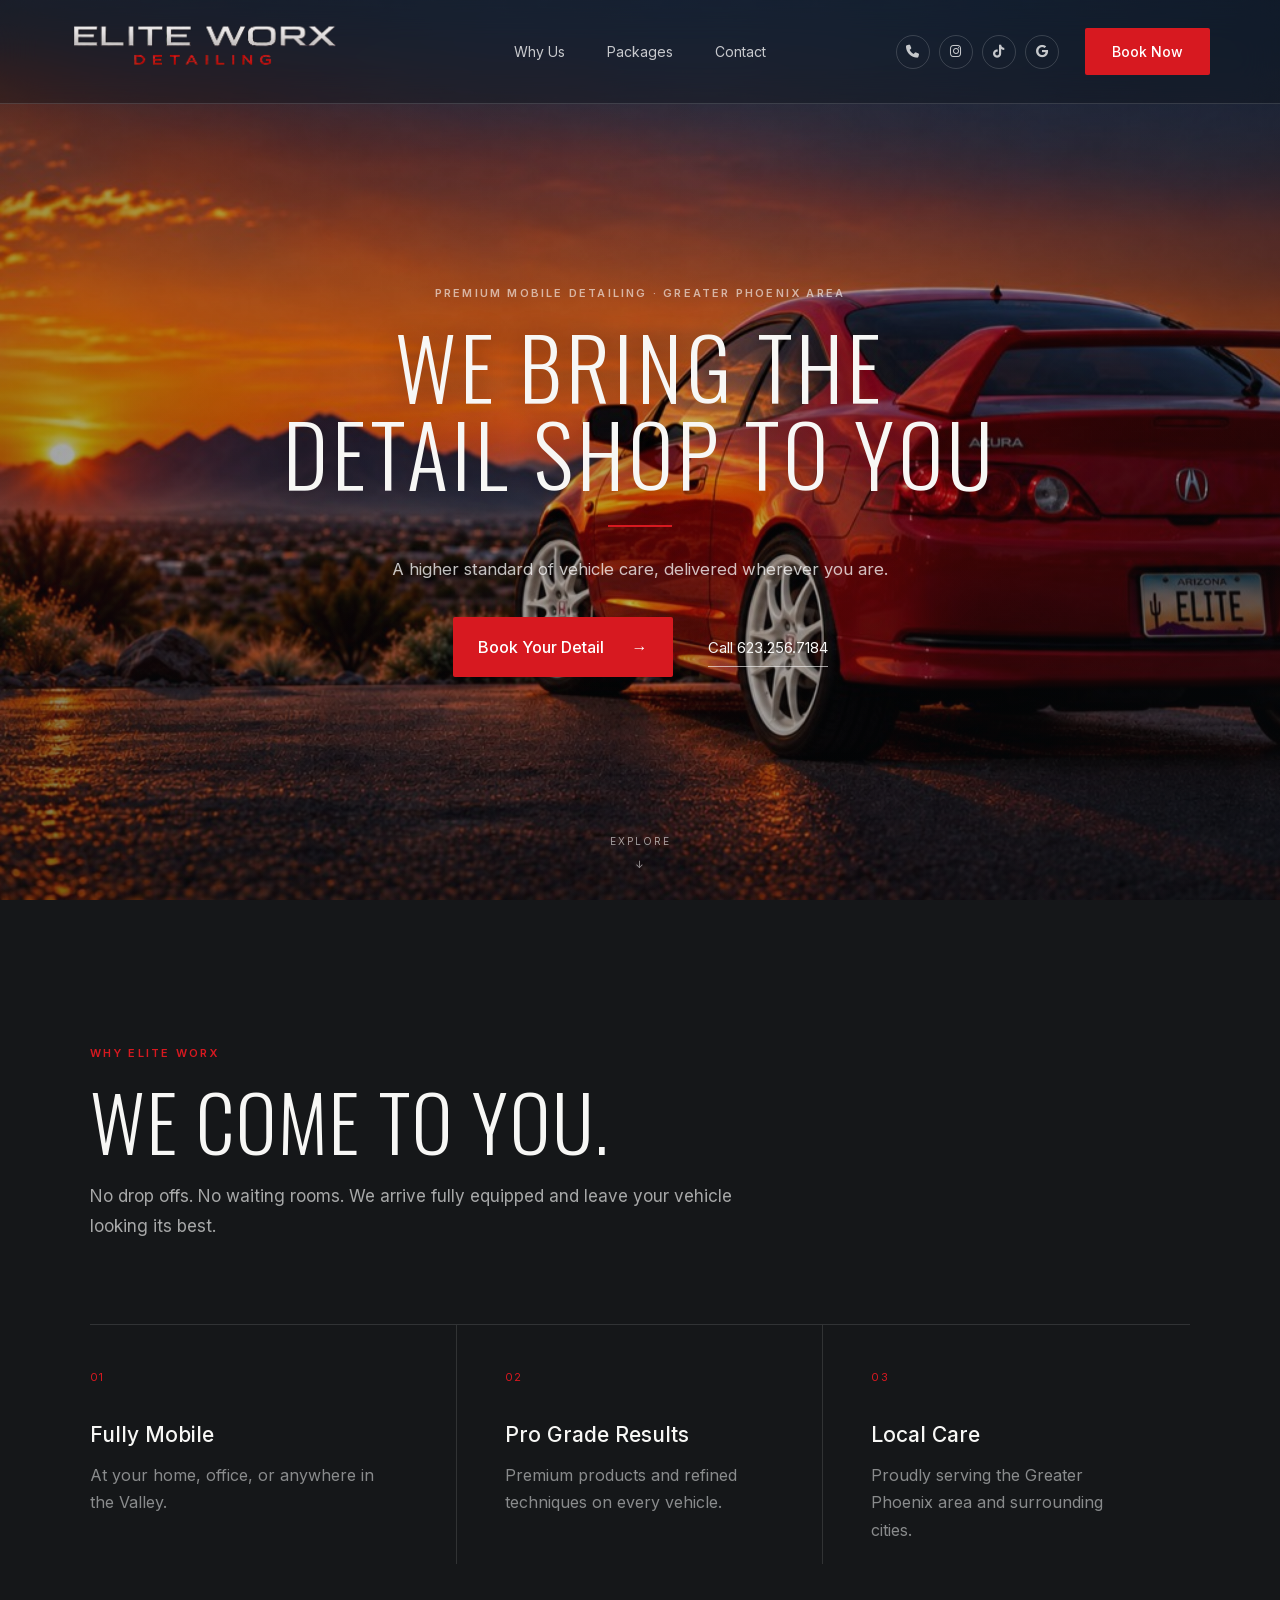
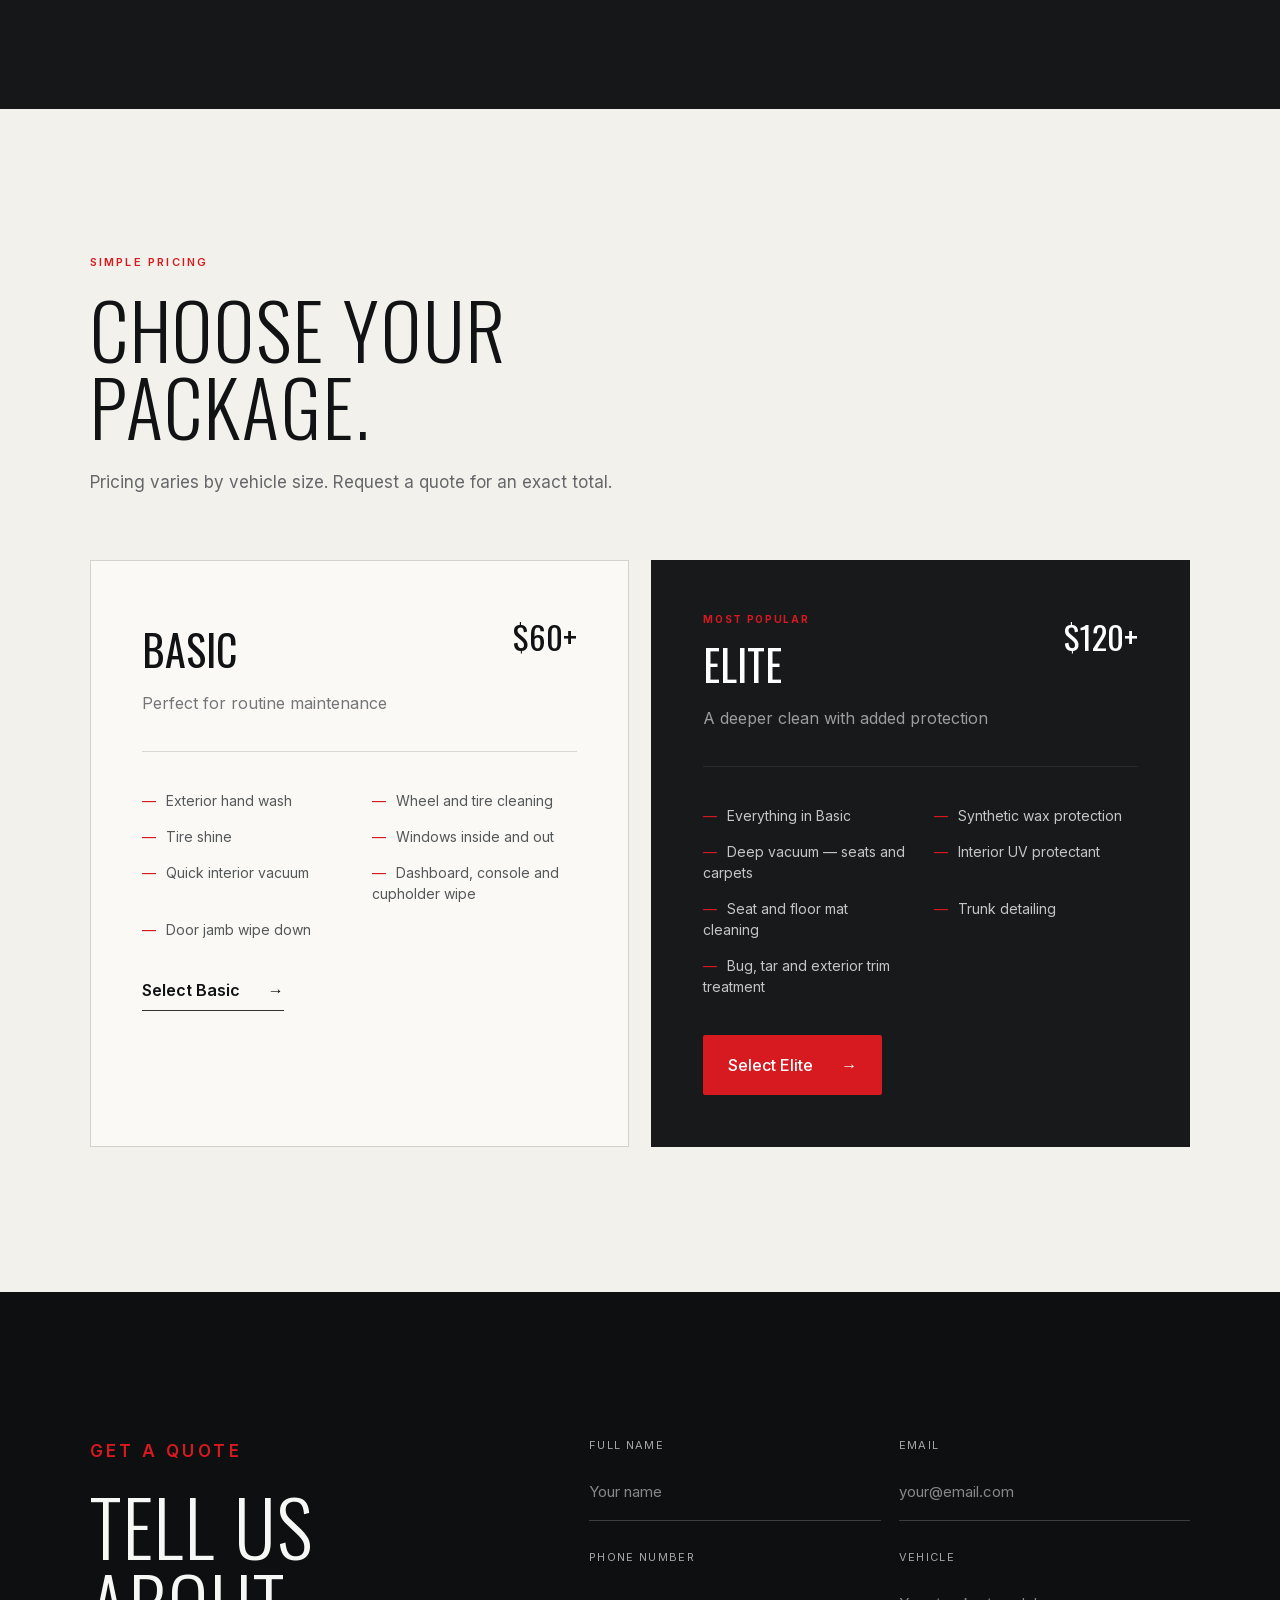
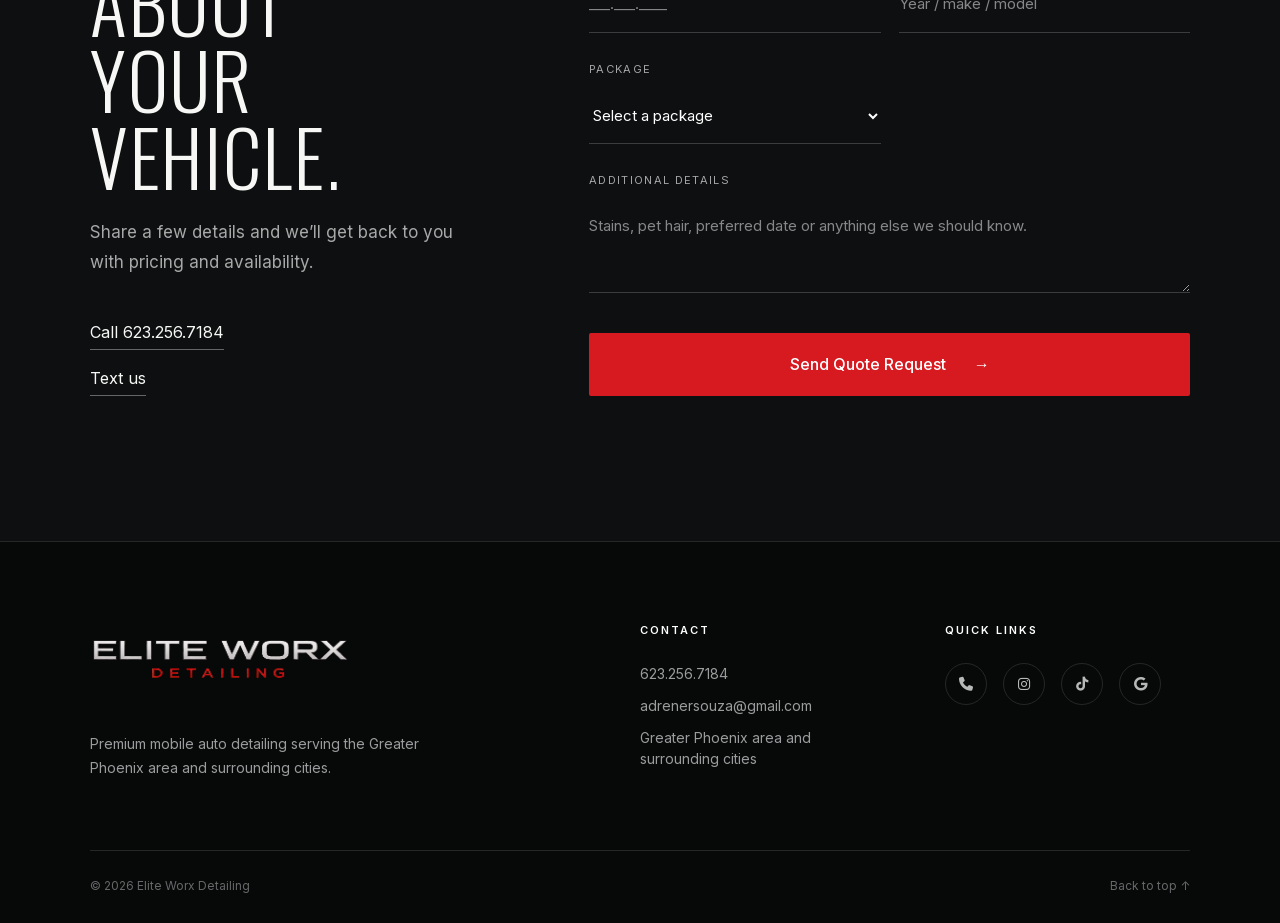
<file: index.html>
<!DOCTYPE html><html lang="en"><head><meta charSet="utf-8"/><meta name="viewport" content="width=device-width, initial-scale=1"/><link rel="preload" href="/_next/static/media/83afe278b6a6bb3c-s.p.0q-301v4kxxnr.woff2" as="font" crossorigin="" type="font/woff2"/><link rel="preload" href="/_next/static/media/9a800f173b8d9e8f-s.p.129r4siq6of2c.woff2" as="font" crossorigin="" type="font/woff2"/><link rel="preload" as="image" href="/logo-no-lines.png"/><link rel="stylesheet" href="/_next/static/chunks/0_bq4b_fijszd.css" data-precedence="next"/><link rel="preload" as="script" fetchPriority="low" href="/_next/static/chunks/0ht900cau6_ur.js"/><script src="/_next/static/chunks/0r8nt2o8muejo.js" async=""></script><script src="/_next/static/chunks/07lhk_q6pmm3r.js" async=""></script><script src="/_next/static/chunks/turbopack-05c8c~j12fn14.js" async=""></script><script src="/_next/static/chunks/0dbhjjzl8qfwv.js" async=""></script><script src="/_next/static/chunks/03mf_mko~v.x7.js" async=""></script><link rel="preload" href="https://cdnjs.cloudflare.com/ajax/libs/font-awesome/6.7.2/css/all.min.css" as="style"/><meta name="next-size-adjust" content=""/><title>Elite Worx Detailing | Premium Mobile Auto Detailing</title><meta name="description" content="Premium mobile auto detailing serving the Greater Phoenix area and surrounding cities."/><link rel="stylesheet" href="https://cdnjs.cloudflare.com/ajax/libs/font-awesome/6.7.2/css/all.min.css"/><script src="/_next/static/chunks/03~yq9q893hmn.js" noModule=""></script></head><body class="inter_fe8b9d92-module__LINzvG__variable oswald_5abc433a-module__DfzfOq__variable"><div hidden=""><!--$--><!--/$--></div><main><header class="site-header"><a class="brand" href="#home" aria-label="Elite Worx home"><img src="/logo-no-lines.png" alt="Elite Worx Detailing"/></a><button class="menu-button" aria-expanded="false" aria-label="Toggle navigation"><span></span><span></span></button><nav class="nav" aria-label="Main navigation"><a href="#why-us">Why Us</a><a href="#packages">Packages</a><a href="#contact">Contact</a></nav><div class="header-actions"><div class="social-links" aria-label="Quick links"><a href="tel:6232567184" aria-label="Call Elite Worx"><i class="fa-solid fa-phone"></i></a><a href="https://www.instagram.com/elitee_worx?igsh=MXJvYmd5OWxudzl5aQ==" target="_blank" rel="noreferrer" aria-label="Instagram"><i class="fa-brands fa-instagram"></i></a><a href="https://www.tiktok.com/@worxxiufcap" target="_blank" rel="noreferrer" aria-label="TikTok"><i class="fa-brands fa-tiktok"></i></a><a href="https://share.google/121C5rF1ZcLxDsnUq" target="_blank" rel="noreferrer" aria-label="Google Business"><i class="fa-brands fa-google"></i></a></div><a class="button small" href="#booking">Book Now</a></div></header><section class="hero" id="home"><div class="hero-shade"></div><div class="hero-content"><div class="mobile-hero-socials" aria-label="Social media and contact quick links"><a href="tel:6232567184" aria-label="Call Elite Worx"><i class="fa-solid fa-phone"></i></a><a href="https://www.instagram.com/elitee_worx?igsh=MXJvYmd5OWxudzl5aQ==" target="_blank" rel="noreferrer" aria-label="Instagram"><i class="fa-brands fa-instagram"></i></a><a href="https://www.tiktok.com/@worxxiufcap" target="_blank" rel="noreferrer" aria-label="TikTok"><i class="fa-brands fa-tiktok"></i></a><a href="https://share.google/121C5rF1ZcLxDsnUq" target="_blank" rel="noreferrer" aria-label="Google Business"><i class="fa-brands fa-google"></i></a></div><p class="eyebrow">Premium mobile detailing · Greater Phoenix area</p><h1>We bring the<br/>detail shop to you</h1><span class="red-line"></span><p class="hero-copy">A higher standard of vehicle care, delivered wherever you are.</p><div class="hero-actions"><a class="button" href="#booking">Book Your Detail <span aria-hidden="true">→</span></a><a class="phone-link" href="tel:6232567184">Call 623.256.7184</a></div></div><a class="scroll-cue" href="#why-us">Explore <span aria-hidden="true">↓</span></a></section><section class="section intro" id="why-us"><div class="section-heading"><p class="eyebrow">Why Elite Worx</p><h2>We come to you.</h2><p>No drop offs. No waiting rooms. We arrive fully equipped and leave your vehicle looking its best.</p></div><div class="benefits"><article><span>01</span><h3>Fully Mobile</h3><p>At your home, office, or anywhere in the Valley.</p></article><article><span>02</span><h3>Pro Grade Results</h3><p>Premium products and refined techniques on every vehicle.</p></article><article><span>03</span><h3>Local Care</h3><p>Proudly serving the Greater Phoenix area and surrounding cities.</p></article></div></section><section class="section packages" id="packages"><div class="section-heading compact"><p class="eyebrow">Simple pricing</p><h2>Choose your package.</h2><p>Pricing varies by vehicle size. Request a quote for an exact total.</p></div><div class="package-grid"><article class="package"><div class="package-top"><div><h3>Basic</h3><p>Perfect for routine maintenance</p></div><strong>$60+</strong></div><ul><li>Exterior hand wash</li><li>Wheel and tire cleaning</li><li>Tire shine</li><li>Windows inside and out</li><li>Quick interior vacuum</li><li>Dashboard, console and cupholder wipe</li><li>Door jamb wipe down</li></ul><a class="text-button" href="#booking">Select <!-- -->Basic<!-- --> <span>→</span></a></article><article class="package featured"><div class="package-top"><div><p class="popular">Most popular</p><h3>Elite</h3><p>A deeper clean with added protection</p></div><strong>$120+</strong></div><ul><li>Everything in Basic</li><li>Synthetic wax protection</li><li>Deep vacuum — seats and carpets</li><li>Interior UV protectant</li><li>Seat and floor mat cleaning</li><li>Trunk detailing</li><li>Bug, tar and exterior trim treatment</li></ul><a class="button" href="#booking">Select <!-- -->Elite<!-- --> <span>→</span></a></article></div></section><section class="booking" id="booking"><div class="booking-copy"><p class="eyebrow">Get a quote</p><h2>Tell us about<br/>your vehicle.</h2><p>Share a few details and we’ll get back to you with pricing and availability.</p><div class="direct-contact"><a href="tel:6232567184">Call 623.256.7184</a><a href="sms:6232567184">Text us</a></div></div><form class="quote-form"><label>Full name<input placeholder="Your name" required="" name="name"/></label><label>Email<input type="email" placeholder="your@email.com" required="" name="email"/></label><label>Phone number<input type="tel" placeholder="___.___.____" required="" name="phone"/></label><label>Vehicle<input placeholder="Year / make / model" required="" name="vehicle"/></label><label>Package<select id="package" name="package" required=""><option value="" disabled="" selected="">Select a package</option><option value="Basic — $60+">Basic — Starting at $60</option><option value="Elite — $120+">Elite — Starting at $120</option></select></label><label class="wide">Additional details<textarea name="message" placeholder="Stains, pet hair, preferred date or anything else we should know."></textarea></label><button class="button wide" type="submit">Send Quote Request<!-- --> <span>→</span></button></form></section><footer id="contact"><div class="footer-main"><div class="footer-brand"><img src="/logo-no-lines.png" alt="Elite Worx Detailing"/><p>Premium mobile auto detailing serving the Greater Phoenix area and surrounding cities.</p></div><div><p class="footer-label">Contact</p><a href="tel:6232567184">623.256.7184</a><a href="mailto:adrenersouza@gmail.com">adrenersouza@gmail.com</a><span>Greater Phoenix area and surrounding cities</span></div><div><p class="footer-label">Quick links</p><div class="footer-social-links"><a href="tel:6232567184" aria-label="Call Elite Worx"><i class="fa-solid fa-phone"></i></a><a href="https://www.instagram.com/elitee_worx?igsh=MXJvYmd5OWxudzl5aQ==" target="_blank" rel="noreferrer" aria-label="Instagram"><i class="fa-brands fa-instagram"></i></a><a href="https://www.tiktok.com/@worxxiufcap" target="_blank" rel="noreferrer" aria-label="TikTok"><i class="fa-brands fa-tiktok"></i></a><a href="https://share.google/121C5rF1ZcLxDsnUq" target="_blank" rel="noreferrer" aria-label="Google Business"><i class="fa-brands fa-google"></i></a></div></div></div><div class="footer-bottom"><span>© 2026 Elite Worx Detailing</span><a href="#home">Back to top ↑</a></div></footer></main><!--$--><!--/$--><script src="/_next/static/chunks/0ht900cau6_ur.js" id="_R_" async=""></script><script>(self.__next_f=self.__next_f||[]).push([0])</script><script>self.__next_f.push([1,"1:\"$Sreact.fragment\"\n2:I[39756,[\"/_next/static/chunks/0dbhjjzl8qfwv.js\"],\"default\"]\n3:I[37457,[\"/_next/static/chunks/0dbhjjzl8qfwv.js\"],\"default\"]\n4:I[47257,[\"/_next/static/chunks/0dbhjjzl8qfwv.js\"],\"ClientPageRoot\"]\n5:I[31713,[\"/_next/static/chunks/0dbhjjzl8qfwv.js\",\"/_next/static/chunks/03mf_mko~v.x7.js\"],\"default\"]\n8:I[97367,[\"/_next/static/chunks/0dbhjjzl8qfwv.js\"],\"OutletBoundary\"]\n9:\"$Sreact.suspense\"\nb:I[97367,[\"/_next/static/chunks/0dbhjjzl8qfwv.js\"],\"ViewportBoundary\"]\nd:I[97367,[\"/_next/static/chunks/0dbhjjzl8qfwv.js\"],\"MetadataBoundary\"]\nf:I[68027,[\"/_next/static/chunks/0dbhjjzl8qfwv.js\"],\"default\",1]\n:HL[\"/_next/static/chunks/0_bq4b_fijszd.css\",\"style\"]\n:HL[\"/_next/static/media/83afe278b6a6bb3c-s.p.0q-301v4kxxnr.woff2\",\"font\",{\"crossOrigin\":\"\",\"type\":\"font/woff2\"}]\n:HL[\"/_next/static/media/9a800f173b8d9e8f-s.p.129r4siq6of2c.woff2\",\"font\",{\"crossOrigin\":\"\",\"type\":\"font/woff2\"}]\n:HL[\"https://cdnjs.cloudflare.com/ajax/libs/font-awesome/6.7.2/css/all.min.css\",\"style\"]\n"])</script><script>self.__next_f.push([1,"0:{\"P\":null,\"c\":[\"\",\"\"],\"q\":\"\",\"i\":false,\"f\":[[[\"\",{\"children\":[\"__PAGE__\",{}]},\"$undefined\",\"$undefined\",16],[[\"$\",\"$1\",\"c\",{\"children\":[[[\"$\",\"link\",\"0\",{\"rel\":\"stylesheet\",\"href\":\"/_next/static/chunks/0_bq4b_fijszd.css\",\"precedence\":\"next\",\"crossOrigin\":\"$undefined\",\"nonce\":\"$undefined\"}],[\"$\",\"script\",\"script-0\",{\"src\":\"/_next/static/chunks/0dbhjjzl8qfwv.js\",\"async\":true,\"nonce\":\"$undefined\"}]],[\"$\",\"html\",null,{\"lang\":\"en\",\"children\":[[\"$\",\"head\",null,{\"children\":[\"$\",\"link\",null,{\"rel\":\"stylesheet\",\"href\":\"https://cdnjs.cloudflare.com/ajax/libs/font-awesome/6.7.2/css/all.min.css\"}]}],[\"$\",\"body\",null,{\"className\":\"inter_fe8b9d92-module__LINzvG__variable oswald_5abc433a-module__DfzfOq__variable\",\"children\":[\"$\",\"$L2\",null,{\"parallelRouterKey\":\"children\",\"error\":\"$undefined\",\"errorStyles\":\"$undefined\",\"errorScripts\":\"$undefined\",\"template\":[\"$\",\"$L3\",null,{}],\"templateStyles\":\"$undefined\",\"templateScripts\":\"$undefined\",\"notFound\":[[[\"$\",\"title\",null,{\"children\":\"404: This page could not be found.\"}],[\"$\",\"div\",null,{\"style\":{\"fontFamily\":\"system-ui,\\\"Segoe UI\\\",Roboto,Helvetica,Arial,sans-serif,\\\"Apple Color Emoji\\\",\\\"Segoe UI Emoji\\\"\",\"height\":\"100vh\",\"textAlign\":\"center\",\"display\":\"flex\",\"flexDirection\":\"column\",\"alignItems\":\"center\",\"justifyContent\":\"center\"},\"children\":[\"$\",\"div\",null,{\"children\":[[\"$\",\"style\",null,{\"dangerouslySetInnerHTML\":{\"__html\":\"body{color:#000;background:#fff;margin:0}.next-error-h1{border-right:1px solid rgba(0,0,0,.3)}@media (prefers-color-scheme:dark){body{color:#fff;background:#000}.next-error-h1{border-right:1px solid rgba(255,255,255,.3)}}\"}}],[\"$\",\"h1\",null,{\"className\":\"next-error-h1\",\"style\":{\"display\":\"inline-block\",\"margin\":\"0 20px 0 0\",\"padding\":\"0 23px 0 0\",\"fontSize\":24,\"fontWeight\":500,\"verticalAlign\":\"top\",\"lineHeight\":\"49px\"},\"children\":404}],[\"$\",\"div\",null,{\"style\":{\"display\":\"inline-block\"},\"children\":[\"$\",\"h2\",null,{\"style\":{\"fontSize\":14,\"fontWeight\":400,\"lineHeight\":\"49px\",\"margin\":0},\"children\":\"This page could not be found.\"}]}]]}]}]],[]],\"forbidden\":\"$undefined\",\"unauthorized\":\"$undefined\"}]}]]}]]}],{\"children\":[[\"$\",\"$1\",\"c\",{\"children\":[[\"$\",\"$L4\",null,{\"Component\":\"$5\",\"serverProvidedParams\":{\"searchParams\":{},\"params\":{},\"promises\":[\"$@6\",\"$@7\"]}}],[[\"$\",\"script\",\"script-0\",{\"src\":\"/_next/static/chunks/03mf_mko~v.x7.js\",\"async\":true,\"nonce\":\"$undefined\"}]],[\"$\",\"$L8\",null,{\"children\":[\"$\",\"$9\",null,{\"name\":\"Next.MetadataOutlet\",\"children\":\"$@a\"}]}]]}],{},null,false,null]},null,false,null],[\"$\",\"$1\",\"h\",{\"children\":[null,[\"$\",\"$Lb\",null,{\"children\":\"$Lc\"}],[\"$\",\"div\",null,{\"hidden\":true,\"children\":[\"$\",\"$Ld\",null,{\"children\":[\"$\",\"$9\",null,{\"name\":\"Next.Metadata\",\"children\":\"$Le\"}]}]}],[\"$\",\"meta\",null,{\"name\":\"next-size-adjust\",\"content\":\"\"}]]}],false]],\"m\":\"$undefined\",\"G\":[\"$f\",[[\"$\",\"link\",\"0\",{\"rel\":\"stylesheet\",\"href\":\"/_next/static/chunks/0_bq4b_fijszd.css\",\"precedence\":\"next\",\"crossOrigin\":\"$undefined\",\"nonce\":\"$undefined\"}]]],\"S\":true,\"h\":null,\"s\":\"$undefined\",\"l\":\"$undefined\",\"p\":\"$undefined\",\"d\":\"$undefined\",\"b\":\"AOdGo9rrls3kaCDWwQLJi\"}\n"])</script><script>self.__next_f.push([1,"6:{}\n7:\"$0:f:0:1:1:children:0:props:children:0:props:serverProvidedParams:params\"\n"])</script><script>self.__next_f.push([1,"c:[[\"$\",\"meta\",\"0\",{\"charSet\":\"utf-8\"}],[\"$\",\"meta\",\"1\",{\"name\":\"viewport\",\"content\":\"width=device-width, initial-scale=1\"}]]\n"])</script><script>self.__next_f.push([1,"a:null\ne:[[\"$\",\"title\",\"0\",{\"children\":\"Elite Worx Detailing | Premium Mobile Auto Detailing\"}],[\"$\",\"meta\",\"1\",{\"name\":\"description\",\"content\":\"Premium mobile auto detailing serving the Greater Phoenix area and surrounding cities.\"}]]\n"])</script></body></html>
</file>
<file: _next/static/chunks/0_bq4b_fijszd.css>
@font-face{font-family:Inter;font-style:normal;font-weight:100 900;font-display:swap;src:url(../media/2c55a0e60120577a-s.0bjc5tiuqdqro.woff2)format("woff2");unicode-range:U+460-52F,U+1C80-1C8A,U+20B4,U+2DE0-2DFF,U+A640-A69F,U+FE2E-FE2F}@font-face{font-family:Inter;font-style:normal;font-weight:100 900;font-display:swap;src:url(../media/9c72aa0f40e4eef8-s.0m6w47a4e5dy9.woff2)format("woff2");unicode-range:U+301,U+400-45F,U+490-491,U+4B0-4B1,U+2116}@font-face{font-family:Inter;font-style:normal;font-weight:100 900;font-display:swap;src:url(../media/ad66f9afd8947f86-s.11u06r12fd6v_.woff2)format("woff2");unicode-range:U+1F??}@font-face{font-family:Inter;font-style:normal;font-weight:100 900;font-display:swap;src:url(../media/5476f68d60460930-s.0wxq9webf.ew4.woff2)format("woff2");unicode-range:U+370-377,U+37A-37F,U+384-38A,U+38C,U+38E-3A1,U+3A3-3FF}@font-face{font-family:Inter;font-style:normal;font-weight:100 900;font-display:swap;src:url(../media/2bbe8d2671613f1f-s.067x_6k0k23tk.woff2)format("woff2");unicode-range:U+102-103,U+110-111,U+128-129,U+168-169,U+1A0-1A1,U+1AF-1B0,U+300-301,U+303-304,U+308-309,U+323,U+329,U+1EA0-1EF9,U+20AB}@font-face{font-family:Inter;font-style:normal;font-weight:100 900;font-display:swap;src:url(../media/1bffadaabf893a1e-s.16ipb6fqu393i.woff2)format("woff2");unicode-range:U+100-2BA,U+2BD-2C5,U+2C7-2CC,U+2CE-2D7,U+2DD-2FF,U+304,U+308,U+329,U+1D00-1DBF,U+1E00-1E9F,U+1EF2-1EFF,U+2020,U+20A0-20AB,U+20AD-20C0,U+2113,U+2C60-2C7F,U+A720-A7FF}@font-face{font-family:Inter;font-style:normal;font-weight:100 900;font-display:swap;src:url(../media/83afe278b6a6bb3c-s.p.0q-301v4kxxnr.woff2)format("woff2");unicode-range:U+??,U+131,U+152-153,U+2BB-2BC,U+2C6,U+2DA,U+2DC,U+304,U+308,U+329,U+2000-206F,U+20AC,U+2122,U+2191,U+2193,U+2212,U+2215,U+FEFF,U+FFFD}@font-face{font-family:Inter Fallback;src:local(Arial);ascent-override:90.44%;descent-override:22.52%;line-gap-override:0.0%;size-adjust:107.12%}.inter_fe8b9d92-module__LINzvG__className{font-family:Inter,Inter Fallback;font-style:normal}.inter_fe8b9d92-module__LINzvG__variable{--font-inter:"Inter", "Inter Fallback"}
@font-face{font-family:Oswald;font-style:normal;font-weight:200 700;font-display:swap;src:url(../media/efadc3f7fcf6ac94-s.0ronfshk6c11u.woff2)format("woff2");unicode-range:U+460-52F,U+1C80-1C8A,U+20B4,U+2DE0-2DFF,U+A640-A69F,U+FE2E-FE2F}@font-face{font-family:Oswald;font-style:normal;font-weight:200 700;font-display:swap;src:url(../media/8e410338cab7e12e-s.0pzfatk.cc28~.woff2)format("woff2");unicode-range:U+301,U+400-45F,U+490-491,U+4B0-4B1,U+2116}@font-face{font-family:Oswald;font-style:normal;font-weight:200 700;font-display:swap;src:url(../media/7e93c0a52799e849-s.02iuq1j5cuj0..woff2)format("woff2");unicode-range:U+102-103,U+110-111,U+128-129,U+168-169,U+1A0-1A1,U+1AF-1B0,U+300-301,U+303-304,U+308-309,U+323,U+329,U+1EA0-1EF9,U+20AB}@font-face{font-family:Oswald;font-style:normal;font-weight:200 700;font-display:swap;src:url(../media/037b6aa687f94b32-s.04mfs5x1exovh.woff2)format("woff2");unicode-range:U+100-2BA,U+2BD-2C5,U+2C7-2CC,U+2CE-2D7,U+2DD-2FF,U+304,U+308,U+329,U+1D00-1DBF,U+1E00-1E9F,U+1EF2-1EFF,U+2020,U+20A0-20AB,U+20AD-20C0,U+2113,U+2C60-2C7F,U+A720-A7FF}@font-face{font-family:Oswald;font-style:normal;font-weight:200 700;font-display:swap;src:url(../media/9a800f173b8d9e8f-s.p.129r4siq6of2c.woff2)format("woff2");unicode-range:U+??,U+131,U+152-153,U+2BB-2BC,U+2C6,U+2DA,U+2DC,U+304,U+308,U+329,U+2000-206F,U+20AC,U+2122,U+2191,U+2193,U+2212,U+2215,U+FEFF,U+FFFD}@font-face{font-family:Oswald Fallback;src:local(Arial);ascent-override:146.51%;descent-override:35.49%;line-gap-override:0.0%;size-adjust:81.43%}.oswald_5abc433a-module__DfzfOq__className{font-family:Oswald,Oswald Fallback;font-style:normal}.oswald_5abc433a-module__DfzfOq__variable{--font-oswald:"Oswald", "Oswald Fallback"}
@layer properties{@supports (((-webkit-hyphens:none)) and (not (margin-trim:inline))) or ((-moz-orient:inline) and (not (color:rgb(from red r g b)))){*,:before,:after,::backdrop{--tw-blur:initial;--tw-brightness:initial;--tw-contrast:initial;--tw-grayscale:initial;--tw-hue-rotate:initial;--tw-invert:initial;--tw-opacity:initial;--tw-saturate:initial;--tw-sepia:initial;--tw-drop-shadow:initial;--tw-drop-shadow-color:initial;--tw-drop-shadow-alpha:100%;--tw-drop-shadow-size:initial}}}@layer theme{:root,:host{--font-sans:ui-sans-serif, system-ui, sans-serif, "Apple Color Emoji", "Segoe UI Emoji", "Segoe UI Symbol", "Noto Color Emoji";--font-mono:ui-monospace, SFMono-Regular, Menlo, Monaco, Consolas, "Liberation Mono", "Courier New", monospace;--spacing:.25rem;--default-transition-duration:.15s;--default-transition-timing-function:cubic-bezier(.4, 0, .2, 1);--default-font-family:var(--font-sans);--default-mono-font-family:var(--font-mono)}}@layer base{*,:after,:before,::backdrop{box-sizing:border-box;border:0 solid;margin:0;padding:0}::file-selector-button{box-sizing:border-box;border:0 solid;margin:0;padding:0}html,:host{-webkit-text-size-adjust:100%;tab-size:4;line-height:1.5;font-family:var(--default-font-family,ui-sans-serif, system-ui, sans-serif, "Apple Color Emoji", "Segoe UI Emoji", "Segoe UI Symbol", "Noto Color Emoji");font-feature-settings:var(--default-font-feature-settings,normal);font-variation-settings:var(--default-font-variation-settings,normal);-webkit-tap-highlight-color:transparent}hr{height:0;color:inherit;border-top-width:1px}abbr:where([title]){-webkit-text-decoration:underline dotted;text-decoration:underline dotted}h1,h2,h3,h4,h5,h6{font-size:inherit;font-weight:inherit}a{color:inherit;-webkit-text-decoration:inherit;-webkit-text-decoration:inherit;-webkit-text-decoration:inherit;-webkit-text-decoration:inherit;text-decoration:inherit}b,strong{font-weight:bolder}code,kbd,samp,pre{font-family:var(--default-mono-font-family,ui-monospace, SFMono-Regular, Menlo, Monaco, Consolas, "Liberation Mono", "Courier New", monospace);font-feature-settings:var(--default-mono-font-feature-settings,normal);font-variation-settings:var(--default-mono-font-variation-settings,normal);font-size:1em}small{font-size:80%}sub,sup{vertical-align:baseline;font-size:75%;line-height:0;position:relative}sub{bottom:-.25em}sup{top:-.5em}table{text-indent:0;border-color:inherit;border-collapse:collapse}:-moz-focusring{outline:auto}progress{vertical-align:baseline}summary{display:list-item}ol,ul,menu{list-style:none}img,svg,video,canvas,audio,iframe,embed,object{vertical-align:middle;display:block}img,video{max-width:100%;height:auto}button,input,select,optgroup,textarea{font:inherit;font-feature-settings:inherit;font-variation-settings:inherit;letter-spacing:inherit;color:inherit;opacity:1;background-color:#0000;border-radius:0}::file-selector-button{font:inherit;font-feature-settings:inherit;font-variation-settings:inherit;letter-spacing:inherit;color:inherit;opacity:1;background-color:#0000;border-radius:0}:where(select:is([multiple],[size])) optgroup{font-weight:bolder}:where(select:is([multiple],[size])) optgroup option{padding-inline-start:20px}::file-selector-button{margin-inline-end:4px}::placeholder{opacity:1}@supports (not ((-webkit-appearance:-apple-pay-button))) or (contain-intrinsic-size:1px){::placeholder{color:currentColor}@supports (color:color-mix(in lab, red, red)){::placeholder{color:color-mix(in oklab, currentcolor 50%, transparent)}}}textarea{resize:vertical}::-webkit-search-decoration{-webkit-appearance:none}::-webkit-date-and-time-value{min-height:1lh;text-align:inherit}::-webkit-datetime-edit{display:inline-flex}::-webkit-datetime-edit-fields-wrapper{padding:0}::-webkit-datetime-edit{padding-block:0}::-webkit-datetime-edit-year-field{padding-block:0}::-webkit-datetime-edit-month-field{padding-block:0}::-webkit-datetime-edit-day-field{padding-block:0}::-webkit-datetime-edit-hour-field{padding-block:0}::-webkit-datetime-edit-minute-field{padding-block:0}::-webkit-datetime-edit-second-field{padding-block:0}::-webkit-datetime-edit-millisecond-field{padding-block:0}::-webkit-datetime-edit-meridiem-field{padding-block:0}::-webkit-calendar-picker-indicator{line-height:1}:-moz-ui-invalid{box-shadow:none}button,input:where([type=button],[type=reset],[type=submit]){appearance:button}::file-selector-button{appearance:button}::-webkit-inner-spin-button{height:auto}::-webkit-outer-spin-button{height:auto}[hidden]:where(:not([hidden=until-found])){display:none!important}}@layer components;@layer utilities{.visible{visibility:visible}.absolute{position:absolute}.fixed{position:fixed}.relative{position:relative}.static{position:static}.sticky{position:sticky}.start{inset-inline-start:var(--spacing)}.block{display:block}.flex{display:flex}.hidden{display:none}.inline{display:inline}.inline-block{display:inline-block}.inline-flex{display:inline-flex}.table{display:table}.resize{resize:both}.blur{--tw-blur:blur(8px);filter:var(--tw-blur,) var(--tw-brightness,) var(--tw-contrast,) var(--tw-grayscale,) var(--tw-hue-rotate,) var(--tw-invert,) var(--tw-saturate,) var(--tw-sepia,) var(--tw-drop-shadow,)}.transition{transition-property:color,background-color,border-color,outline-color,text-decoration-color,fill,stroke,--tw-gradient-from,--tw-gradient-via,--tw-gradient-to,opacity,box-shadow,transform,translate,scale,rotate,filter,-webkit-backdrop-filter,backdrop-filter,display,content-visibility,overlay,pointer-events;transition-timing-function:var(--tw-ease,var(--default-transition-timing-function));transition-duration:var(--tw-duration,var(--default-transition-duration))}}:root{--red:#d71920;--red-dark:#aa1117;--ink:#101214;--charcoal:#151719;--paper:#f3f1ec;--muted:#8d8f91;--line:#ffffff1f}*{box-sizing:border-box}html{scroll-behavior:smooth}body{background:var(--ink);color:#f7f7f5;font-family:var(--font-inter), sans-serif;margin:0}a{color:inherit;text-decoration:none}button,input,select,textarea{font:inherit}.site-header{z-index:10;-webkit-backdrop-filter:blur(18px);backdrop-filter:blur(18px);background:#0d121661;border-bottom:1px solid #ffffff24;grid-template-columns:1fr auto 1fr;align-items:center;height:104px;padding:0 clamp(24px,5.5vw,88px);display:grid;position:absolute;inset:0 0 auto}.brand img{width:clamp(210px,21vw,310px);height:auto;display:block}.nav{color:#ffffffc2;gap:42px;font-size:14px;display:flex}.nav a,.social-links a{transition:color .2s}.nav a:hover,.social-links a:hover{color:#fff}.header-actions{justify-self:end;align-items:center;gap:26px;display:flex}.social-links{align-items:center;gap:9px;display:flex}.social-links a{color:#ffffffc2;border:1px solid #ffffff29;border-radius:50%;place-items:center;width:34px;height:34px;font-size:13px;display:grid}.social-links a:hover{background:#ffffff0f;border-color:#fff6}.menu-button,.mobile-hero-socials{display:none}.button{background:var(--red);color:#fff;cursor:pointer;border:0;border-radius:2px;justify-content:center;align-items:center;gap:28px;padding:18px 25px;font-weight:500;transition:background .2s,transform .2s;display:inline-flex}.button:hover{background:var(--red-dark);transform:translateY(-1px)}.button.small{padding:13px 27px;font-size:14px}.hero{background:#161b1f url(/hero-user-upload-20260914.jpg) 50%/cover no-repeat;place-items:center;height:100svh;min-height:810px;max-height:980px;display:grid;position:relative;overflow:hidden}.hero-shade{background:linear-gradient(90deg,#080c0f54,#080c0f26 54%,#080c0f57),linear-gradient(#070a0d38,#0000 35%,#070a0d52);position:absolute;inset:0}.hero-content{z-index:1;text-align:center;max-width:950px;margin-top:62px;padding:0 24px;position:relative}.eyebrow{color:#fff9;letter-spacing:.2em;text-transform:uppercase;margin:0 0 20px;font-size:11px;font-weight:600}.hero h1{font-family:var(--font-oswald), sans-serif;letter-spacing:.045em;text-transform:uppercase;text-shadow:0 2px 28px #0000004d;margin:0;font-size:clamp(55px,6.7vw,104px);font-weight:300;line-height:1.02}.red-line{background:var(--red);width:64px;height:2px;margin:28px auto;display:block}.hero-copy{color:#ffffffbf;max-width:560px;margin:0 auto;font-size:clamp(16px,1.3vw,19px);line-height:1.7}.hero-actions{justify-content:center;align-items:center;gap:35px;margin-top:34px;display:flex}.phone-link{border-bottom:1px solid #fff9;padding:10px 0 6px;font-size:15px}.scroll-cue{z-index:1;color:#ffffff94;letter-spacing:.2em;text-transform:uppercase;flex-direction:column;align-items:center;gap:8px;font-size:10px;display:flex;position:absolute;bottom:28px;left:50%;transform:translate(-50%)}.section{padding:145px clamp(24px,7vw,112px)}.intro{background:var(--charcoal)}.section-heading{max-width:650px;margin-bottom:82px}.section-heading .eyebrow,.booking .eyebrow{color:var(--red)}.section h2,.booking h2{font-family:var(--font-oswald), sans-serif;text-transform:uppercase;letter-spacing:.025em;margin:0 0 24px;font-size:clamp(48px,6vw,84px);font-weight:300;line-height:1}.section-heading>p:last-child,.booking-copy>p{color:#a7a8a8;font-size:17px;line-height:1.75}.benefits{border-top:1px solid var(--line);grid-template-columns:repeat(3,1fr);display:grid}.benefits article{border-right:1px solid var(--line);min-height:210px;padding:38px 48px 20px 0}.benefits article+article{padding-left:48px}.benefits article:last-child{border-right:0}.benefits span{color:var(--red);letter-spacing:.15em;font-size:11px}.benefits h3{margin:32px 0 12px;font-size:21px;font-weight:500}.benefits p{color:#898b8c;max-width:290px;margin:0;line-height:1.7}.packages{background:var(--paper);color:var(--ink)}.packages .section-heading .eyebrow{color:var(--red)}.packages .section-heading>p:last-child{color:#65676a}.section-heading.compact{margin-bottom:62px}.package-grid{grid-template-columns:1fr 1fr;gap:22px;display:grid}.package{background:#faf9f6;border:1px solid #d5d2cc;padding:clamp(30px,4vw,58px);position:relative}.package.featured{color:#fff;background:#17191b;border-color:#17191b}.package-top{border-bottom:1px solid #6464643d;justify-content:space-between;gap:30px;padding-bottom:36px;display:flex}.package-top h3{font-family:var(--font-oswald), sans-serif;text-transform:uppercase;margin:6px 0 10px;font-size:42px;font-weight:400}.package-top p{color:#747679;margin:0}.featured .package-top p:not(.popular){color:#9a9c9f}.package-top strong{font-family:var(--font-oswald), sans-serif;white-space:nowrap;font-size:33px;font-weight:400}.popular{letter-spacing:.17em;text-transform:uppercase;font-size:10px;font-weight:700;color:var(--red)!important}.package ul{grid-template-columns:1fr 1fr;gap:15px 26px;margin:0;padding:38px 0;list-style:none;display:grid}.package li{color:#55585a;font-size:14px}.package li:before{content:"—";color:var(--red);margin-right:10px}.featured li{color:#c4c5c5}.text-button{border-bottom:1px solid #333;align-items:center;gap:28px;padding-bottom:8px;font-weight:600;display:inline-flex}.booking{background:#0d0f10;grid-template-columns:.78fr 1.22fr;gap:clamp(55px,9vw,150px);padding:145px clamp(24px,7vw,112px);display:grid}.booking-copy{align-self:start;position:sticky;top:140px}.booking-copy>p{max-width:390px}.direct-contact{flex-direction:column;align-items:flex-start;gap:16px;margin-top:42px;display:flex}.direct-contact a{border-bottom:1px solid #666;padding-bottom:5px}.quote-form{grid-template-columns:1fr 1fr;gap:26px 18px;display:grid}.quote-form label{color:#a5a6a7;letter-spacing:.12em;text-transform:uppercase;font-size:11px}.quote-form input,.quote-form select,.quote-form textarea{color:#fff;text-transform:none;letter-spacing:0;background:0 0;border:0;border-bottom:1px solid #3a3c3e;border-radius:0;outline:none;width:100%;margin-top:10px;padding:17px 0;font-size:15px;display:block}.quote-form input:focus,.quote-form select:focus,.quote-form textarea:focus{border-color:var(--red)}.quote-form textarea{resize:vertical;height:95px}.quote-form option{color:#111}.quote-form .wide{grid-column:1/-1}.quote-form button.wide{margin-top:12px}.form-status{color:#d7d7d5;margin:-6px 0 0;font-size:14px}footer{border-top:1px solid var(--line);background:#070808;padding:80px clamp(24px,7vw,112px) 28px}.footer-main{grid-template-columns:2fr 1fr 1fr;gap:60px;padding-bottom:70px;display:grid}.footer-main>div{color:#9b9c9d;flex-direction:column;align-items:flex-start;gap:11px;font-size:14px;display:flex}.footer-brand img{width:260px;margin-bottom:13px}.footer-brand p{max-width:330px;line-height:1.7}.footer-label{color:#fff;letter-spacing:.18em;text-transform:uppercase;margin:0 0 14px;font-size:11px;font-weight:600}.footer-main a:hover{color:#fff}.footer-social-links{flex-flow:wrap;align-items:center;gap:16px;width:100%;display:flex}.footer-social-links a{border:1px solid var(--line);color:#b7b8b8;border-radius:50%;flex:0 0 42px;place-items:center;width:42px;height:42px;line-height:1;display:grid}.footer-social-links i{text-align:center;width:1em;display:block}.footer-social-links a:hover{border-color:var(--red);color:#fff}.footer-bottom{border-top:1px solid var(--line);color:#656769;justify-content:space-between;padding-top:26px;font-size:12px;display:flex}@media (max-width:860px){.site-header{grid-template-columns:1fr auto;height:82px}.brand img{width:205px}.menu-button{background:0 0;border:0;flex-direction:column;gap:6px;width:40px;padding:10px;display:flex}.menu-button span{background:#fff;width:20px;height:1px}.nav{background:#0a0c0ef7;flex-direction:column;gap:0;display:none;position:absolute;top:82px;left:0;right:0}.nav.open{display:flex}.nav a{border-bottom:1px solid var(--line);padding:20px 24px}.header-actions{display:none}.hero{background-position:62%;min-height:720px}.hero h1{font-size:clamp(48px,14vw,70px)}.mobile-hero-socials{justify-content:center;align-items:center;gap:14px;margin:0 auto 24px;display:flex}.mobile-hero-socials a{color:#fff;-webkit-backdrop-filter:blur(8px);backdrop-filter:blur(8px);background:#080c0f3d;border:1px solid #ffffff4d;border-radius:50%;flex:0 0 42px;place-items:center;width:42px;height:42px;font-size:15px;display:grid}.mobile-hero-socials a:hover{border-color:var(--red);background:#d7192029}.hero-actions{flex-direction:column;gap:17px}.scroll-cue{bottom:8px}.benefits,.package-grid,.booking,.footer-main{grid-template-columns:1fr}.benefits article,.benefits article+article{border-right:0;border-bottom:1px solid var(--line);padding:32px 0}.package ul{grid-template-columns:1fr}.booking-copy{position:static}.footer-main{gap:42px}}@media (max-width:560px){.section,.booking{padding-top:95px;padding-bottom:95px}.quote-form{grid-template-columns:1fr}.quote-form .wide{grid-column:auto}.package-top{flex-direction:column}.footer-bottom{flex-direction:column;gap:14px}}@media (prefers-reduced-motion:reduce){html{scroll-behavior:auto}.button{transition:none}}@property --tw-blur{syntax:"*";inherits:false}@property --tw-brightness{syntax:"*";inherits:false}@property --tw-contrast{syntax:"*";inherits:false}@property --tw-grayscale{syntax:"*";inherits:false}@property --tw-hue-rotate{syntax:"*";inherits:false}@property --tw-invert{syntax:"*";inherits:false}@property --tw-opacity{syntax:"*";inherits:false}@property --tw-saturate{syntax:"*";inherits:false}@property --tw-sepia{syntax:"*";inherits:false}@property --tw-drop-shadow{syntax:"*";inherits:false}@property --tw-drop-shadow-color{syntax:"*";inherits:false}@property --tw-drop-shadow-alpha{syntax:"<percentage>";inherits:false;initial-value:100%}@property --tw-drop-shadow-size{syntax:"*";inherits:false}
</file>
